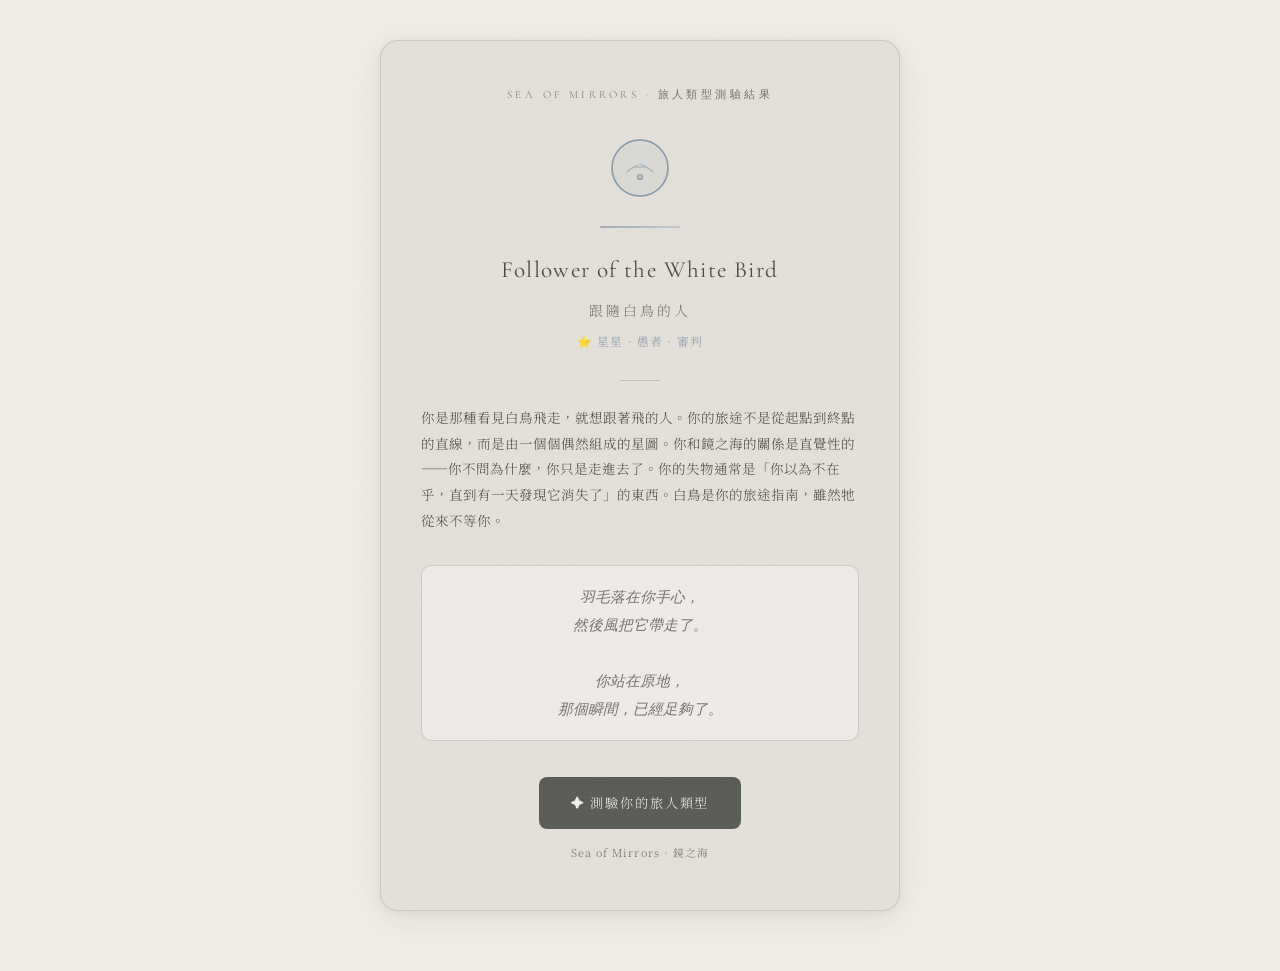
<file: share/bird.html>
<!DOCTYPE html>
<html lang="zh-TW">
<head>
<meta charset="UTF-8">
<meta name="viewport" content="width=device-width, initial-scale=1.0">
<title>鏡之海 · 旅人類型：跟隨白鳥的人</title>

<!-- ═══ SEO ═══ -->
<meta name="description" content="「跟隨白鳥的人」——你是那種看見白鳥飛走，就想跟著飛的人。來《鏡之海》，找到你的旅人類型。">
<link rel="canonical" href="https://siohuhu.github.io/sea-of-mirrors/share/bird.html">

<!-- ═══ OPEN GRAPH ═══ -->
<meta property="og:type"         content="website">
<meta property="og:site_name"    content="Sea of Mirrors · 鏡之海">
<meta property="og:title"        content="鏡之海 · 旅人類型：跟隨白鳥的人">
<meta property="og:description"  content="你的旅途不是從起點到終點的直線，而是由一個個偶然組成的星圖。你和鏡之海的關係是直覺性的——你不問為什麼，你只是走進去了。⭐ 星星 · 愚者 · 審判">
<meta property="og:url"          content="https://siohuhu.github.io/sea-of-mirrors/share/bird.html">
<meta property="og:image"        content="https://siohuhu.github.io/sea-of-mirrors/image/og-bird.png">
<meta property="og:image:width"  content="1200">
<meta property="og:image:height" content="630">
<meta property="og:image:alt"    content="鏡之海旅人類型結果卡片：跟隨白鳥的人">
<meta property="og:locale"       content="zh_TW">

<!-- ═══ TWITTER / X ═══ -->
<meta name="twitter:card"        content="summary_large_image">
<meta name="twitter:title"       content="鏡之海 · 旅人類型：跟隨白鳥的人">
<meta name="twitter:description" content="你的旅途不是從起點到終點的直線，而是由一個個偶然組成的星圖。⭐ 星星 · 愚者 · 審判">
<meta name="twitter:image"       content="https://siohuhu.github.io/sea-of-mirrors/image/og-bird.png">

<meta name="theme-color" content="#f0ede7">

<style>
@import url('https://fonts.googleapis.com/css2?family=Cormorant+Garamond:ital,wght@0,300;0,400;1,300;1,400&family=Noto+Serif+TC:wght@300;400&display=swap');

:root {
  --fog-white: #f0ede7;
  --parchment: #e3e0da;
  --ink:       #63562e;
  --ink-soft:  #4d4a44;
  --ink-ghost: #75716b;
  --stone-mid: #5a5c58;
  --accent:    #8898a8;
}

*, *::before, *::after { margin:0; padding:0; box-sizing:border-box; }
html { font-size: 15px; }
body {
  background: var(--fog-white);
  color: var(--ink);
  font-family: 'Noto Serif TC', serif;
  font-weight: 300;
  min-height: 100vh;
  display: flex;
  flex-direction: column;
  align-items: center;
  justify-content: center;
  padding: 40px 20px 60px;
  line-height: 1.8;
}
body::after {
  content: '';
  position: fixed; inset: 0; z-index: 999;
  pointer-events: none;
  background-image: url("data:image/svg+xml,%3Csvg xmlns='http://www.w3.org/2000/svg' width='200' height='200'%3E%3Cfilter id='n'%3E%3CfeTurbulence type='fractalNoise' baseFrequency='0.75' numOctaves='4' stitchTiles='stitch'/%3E%3C/filter%3E%3Crect width='200' height='200' filter='url(%23n)' opacity='0.04'/%3E%3C/svg%3E");
  opacity: .55;
}
.card {
  width: 100%; max-width: 520px;
  background: var(--parchment);
  border: 1px solid rgba(58,56,50,.14);
  border-radius: 18px;
  padding: 44px 40px 48px;
  text-align: center;
  box-shadow: 0 8px 32px rgba(42,40,32,.08), 0 2px 8px rgba(42,40,32,.06);
}
.eyebrow { font-family:'Cormorant Garamond',serif; font-size:.72rem; letter-spacing:.32em; text-transform:uppercase; color:var(--ink-ghost); margin-bottom:28px; }
.icon-wrap { width:72px; height:72px; margin:0 auto 22px; }
.icon-wrap svg { width:100%; height:100%; }
.bar { height:2px; background:linear-gradient(90deg,#8898a8,#b0c0c8); border-radius:2px; margin:0 auto 22px; width:80px; opacity:.7; }
.type-en { font-family:'Cormorant Garamond',serif; font-size:1.55rem; font-weight:400; letter-spacing:.06em; color:var(--ink-soft); margin-bottom:6px; }
.type-zh { font-size:.92rem; letter-spacing:.22em; color:var(--ink-ghost); margin-bottom:8px; }
.tarot { font-size:.78rem; letter-spacing:.1em; color:var(--accent); margin-bottom:28px; }
.divider { width:40px; height:1px; background:rgba(58,56,50,.2); margin:0 auto 24px; }
.body-text { font-size:.9rem; line-height:1.9; color:var(--ink-soft); text-align:left; margin-bottom:32px; }
.mirror-box { border:1px solid rgba(58,56,50,.18); border-radius:10px; padding:18px 20px 16px; font-family:'Cormorant Garamond',serif; font-style:italic; font-size:.98rem; line-height:1.9; color:var(--ink-ghost); white-space:pre-line; text-align:center; margin-bottom:36px; background:rgba(255,255,255,.35); }
.cta-btn { display:inline-block; padding:14px 32px; background:var(--stone-mid); color:#f0ede7; font-family:'Noto Serif TC',serif; font-size:.88rem; letter-spacing:.14em; text-decoration:none; border-radius:8px; transition:background .25s, transform .18s; }
.cta-btn:hover { background:#3b3d3b; transform:translateY(-1px); }
.footer-note { margin-top:14px; font-size:.72rem; letter-spacing:.1em; color:var(--ink-ghost); }
@media (max-width:480px) { .card { padding:32px 24px 36px; } .type-en { font-size:1.3rem; } .body-text { font-size:.86rem; } }
</style>
</head>
<body>
<div class="card">
  <p class="eyebrow">Sea of Mirrors · 旅人類型測驗結果</p>
  <div class="icon-wrap">
    <svg viewBox="0 0 72 72" fill="none" xmlns="http://www.w3.org/2000/svg">
      <circle cx="36" cy="36" r="28" stroke="#8898a8" stroke-width="1.6" fill="rgba(136,152,168,.1)"/>
      <path d="M23 40 Q29.5 33 36 35 Q42.5 33 49 40" stroke="#8898a8" stroke-width="1.2" fill="none" opacity=".65"/>
      <path d="M30 35 Q33 31 36 33" stroke="#b0c0c8" stroke-width="1.2" fill="none" opacity=".55"/>
      <path d="M42 35 Q39 31 36 33" stroke="#b0c0c8" stroke-width="1.7" fill="none" opacity=".7"/>
      <circle cx="36" cy="45" r="2.5" fill="rgba(136,152,168,.28)" stroke="#8898a8" stroke-width="1.2"/>
    </svg>
  </div>
  <div class="bar"></div>
  <p class="type-en">Follower of the White Bird</p>
  <p class="type-zh">跟隨白鳥的人</p>
  <p class="tarot">⭐ 星星 · 愚者 · 審判</p>
  <div class="divider"></div>
  <p class="body-text">你是那種看見白鳥飛走，就想跟著飛的人。你的旅途不是從起點到終點的直線，而是由一個個偶然組成的星圖。你和鏡之海的關係是直覺性的——你不問為什麼，你只是走進去了。你的失物通常是「你以為不在乎，直到有一天發現它消失了」的東西。白鳥是你的旅途指南，雖然牠從來不等你。</p>
  <div class="mirror-box">羽毛落在你手心，
然後風把它帶走了。

你站在原地，
那個瞬間，已經足夠了。</div>
  <a class="cta-btn" href="https://siohuhu.github.io/sea-of-mirrors/">✦ 測驗你的旅人類型</a>
  <p class="footer-note">Sea of Mirrors · 鏡之海</p>
</div>
</body>
</html>
</file>
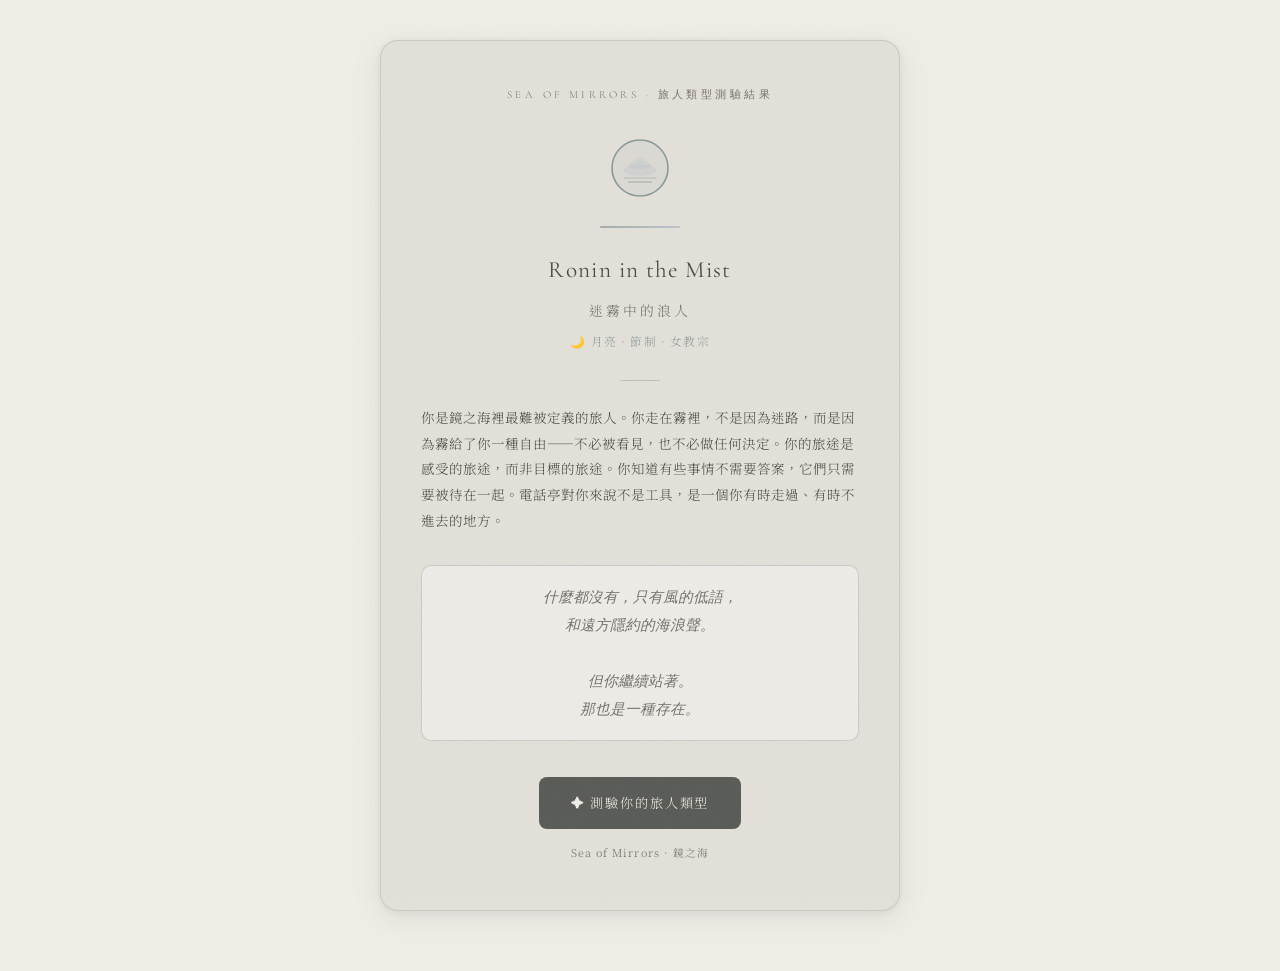
<file: share/fog.html>
<!DOCTYPE html>
<html lang="zh-TW">
<head>
<meta charset="UTF-8">
<meta name="viewport" content="width=device-width, initial-scale=1.0">
<title>鏡之海 · 旅人類型：迷霧中的浪人</title>

<!-- ═══ SEO ═══ -->
<meta name="description" content="「迷霧中的浪人」——你走在霧裡，不是因為迷路，而是因為霧給了你一種自由。來《鏡之海》，找到你的旅人類型。">
<link rel="canonical" href="https://siohuhu.github.io/sea-of-mirrors/share/fog.html">

<!-- ═══ OPEN GRAPH ═══ -->
<meta property="og:type"         content="website">
<meta property="og:site_name"    content="Sea of Mirrors · 鏡之海">
<meta property="og:title"        content="鏡之海 · 旅人類型：迷霧中的浪人">
<meta property="og:description"  content="你走在霧裡，不是因為迷路，而是因為霧給了你一種自由——不必被看見，也不必做任何決定。🌙 月亮 · 節制 · 女教宗">
<meta property="og:url"          content="https://siohuhu.github.io/sea-of-mirrors/share/fog.html">
<meta property="og:image"        content="https://siohuhu.github.io/sea-of-mirrors/image/og-fog.png">
<meta property="og:image:width"  content="1200">
<meta property="og:image:height" content="630">
<meta property="og:image:alt"    content="鏡之海旅人類型結果卡片：迷霧中的浪人">
<meta property="og:locale"       content="zh_TW">

<!-- ═══ TWITTER / X ═══ -->
<meta name="twitter:card"        content="summary_large_image">
<meta name="twitter:title"       content="鏡之海 · 旅人類型：迷霧中的浪人">
<meta name="twitter:description" content="你走在霧裡，不是因為迷路，而是因為霧給了你一種自由。🌙 月亮 · 節制 · 女教宗">
<meta name="twitter:image"       content="https://siohuhu.github.io/sea-of-mirrors/image/og-fog.png">

<meta name="theme-color" content="#f0ede7">

<style>
@import url('https://fonts.googleapis.com/css2?family=Cormorant+Garamond:ital,wght@0,300;0,400;1,300;1,400&family=Noto+Serif+TC:wght@300;400&display=swap');

:root {
  --fog-white: #f0ede7;
  --parchment: #e3e0da;
  --ink:       #63562e;
  --ink-soft:  #4d4a44;
  --ink-ghost: #75716b;
  --stone-mid: #5a5c58;
  --bone:      #c8b89a;
  --accent:    #8a9898;
}

*, *::before, *::after { margin:0; padding:0; box-sizing:border-box; }
html { font-size: 15px; }
body {
  background: var(--fog-white);
  color: var(--ink);
  font-family: 'Noto Serif TC', serif;
  font-weight: 300;
  min-height: 100vh;
  display: flex;
  flex-direction: column;
  align-items: center;
  justify-content: center;
  padding: 40px 20px 60px;
  line-height: 1.8;
}

/* grain */
body::after {
  content: '';
  position: fixed; inset: 0; z-index: 999;
  pointer-events: none;
  background-image: url("data:image/svg+xml,%3Csvg xmlns='http://www.w3.org/2000/svg' width='200' height='200'%3E%3Cfilter id='n'%3E%3CfeTurbulence type='fractalNoise' baseFrequency='0.75' numOctaves='4' stitchTiles='stitch'/%3E%3C/filter%3E%3Crect width='200' height='200' filter='url(%23n)' opacity='0.04'/%3E%3C/svg%3E");
  opacity: .55;
}

.card {
  width: 100%;
  max-width: 520px;
  background: var(--parchment);
  border: 1px solid rgba(58,56,50,.14);
  border-radius: 18px;
  padding: 44px 40px 48px;
  text-align: center;
  box-shadow: 0 8px 32px rgba(42,40,32,.08), 0 2px 8px rgba(42,40,32,.06);
}

.eyebrow {
  font-family: 'Cormorant Garamond', serif;
  font-size: .72rem;
  letter-spacing: .32em;
  text-transform: uppercase;
  color: var(--ink-ghost);
  margin-bottom: 28px;
}

.icon-wrap {
  width: 72px; height: 72px;
  margin: 0 auto 22px;
}
.icon-wrap svg { width: 100%; height: 100%; }

.bar {
  height: 2px;
  background: linear-gradient(90deg,#8a9898,#aeb8c4);
  border-radius: 2px;
  margin: 0 auto 22px;
  width: 80px;
  opacity: .7;
}

.type-en {
  font-family: 'Cormorant Garamond', serif;
  font-size: 1.55rem;
  font-weight: 400;
  letter-spacing: .06em;
  color: var(--ink-soft);
  margin-bottom: 6px;
}

.type-zh {
  font-size: .92rem;
  letter-spacing: .22em;
  color: var(--ink-ghost);
  margin-bottom: 8px;
}

.tarot {
  font-size: .78rem;
  letter-spacing: .1em;
  color: var(--accent);
  margin-bottom: 28px;
}

.divider {
  width: 40px;
  height: 1px;
  background: rgba(58,56,50,.2);
  margin: 0 auto 24px;
}

.body-text {
  font-size: .9rem;
  line-height: 1.9;
  color: var(--ink-soft);
  text-align: left;
  margin-bottom: 32px;
}

.mirror-box {
  border: 1px solid rgba(58,56,50,.18);
  border-radius: 10px;
  padding: 18px 20px 16px;
  font-family: 'Cormorant Garamond', serif;
  font-style: italic;
  font-size: .98rem;
  line-height: 1.9;
  color: var(--ink-ghost);
  white-space: pre-line;
  text-align: center;
  margin-bottom: 36px;
  background: rgba(255,255,255,.35);
}

.cta-btn {
  display: inline-block;
  padding: 14px 32px;
  background: var(--stone-mid);
  color: #f0ede7;
  font-family: 'Noto Serif TC', serif;
  font-size: .88rem;
  letter-spacing: .14em;
  text-decoration: none;
  border-radius: 8px;
  transition: background .25s, transform .18s;
}
.cta-btn:hover {
  background: #3b3d3b;
  transform: translateY(-1px);
}

.footer-note {
  margin-top: 14px;
  font-size: .72rem;
  letter-spacing: .1em;
  color: var(--ink-ghost);
}

@media (max-width: 480px) {
  .card { padding: 32px 24px 36px; }
  .type-en { font-size: 1.3rem; }
  .body-text { font-size: .86rem; }
}
</style>
</head>
<body>

<div class="card">
  <p class="eyebrow">Sea of Mirrors · 旅人類型測驗結果</p>

  <div class="icon-wrap">
    <svg viewBox="0 0 72 72" fill="none" xmlns="http://www.w3.org/2000/svg">
      <circle cx="36" cy="36" r="28" stroke="#8a9898" stroke-width="1.6" fill="rgba(138,152,152,.1)"/>
      <ellipse cx="36" cy="38" rx="16" ry="6" fill="rgba(174,184,196,.22)"/>
      <ellipse cx="36" cy="33" rx="11" ry="4" fill="rgba(174,184,196,.18)"/>
      <ellipse cx="36" cy="28" rx="7" ry="2.5" fill="rgba(174,184,196,.14)"/>
      <line x1="20" y1="46" x2="52" y2="46" stroke="#8a9898" stroke-width=".7" opacity=".65"/>
      <line x1="24" y1="50" x2="48" y2="50" stroke="#8a9898" stroke-width="1.2" opacity=".6"/>
    </svg>
  </div>

  <div class="bar"></div>

  <p class="type-en">Ronin in the Mist</p>
  <p class="type-zh">迷霧中的浪人</p>
  <p class="tarot">🌙 月亮 · 節制 · 女教宗</p>

  <div class="divider"></div>

  <p class="body-text">你是鏡之海裡最難被定義的旅人。你走在霧裡，不是因為迷路，而是因為霧給了你一種自由——不必被看見，也不必做任何決定。你的旅途是感受的旅途，而非目標的旅途。你知道有些事情不需要答案，它們只需要被待在一起。電話亭對你來說不是工具，是一個你有時走過、有時不進去的地方。</p>

  <div class="mirror-box">什麼都沒有，只有風的低語，
和遠方隱約的海浪聲。

但你繼續站著。
那也是一種存在。</div>

  <a class="cta-btn" href="https://siohuhu.github.io/sea-of-mirrors/">✦ 測驗你的旅人類型</a>
  <p class="footer-note">Sea of Mirrors · 鏡之海</p>
</div>

</body>
</html>
</file>
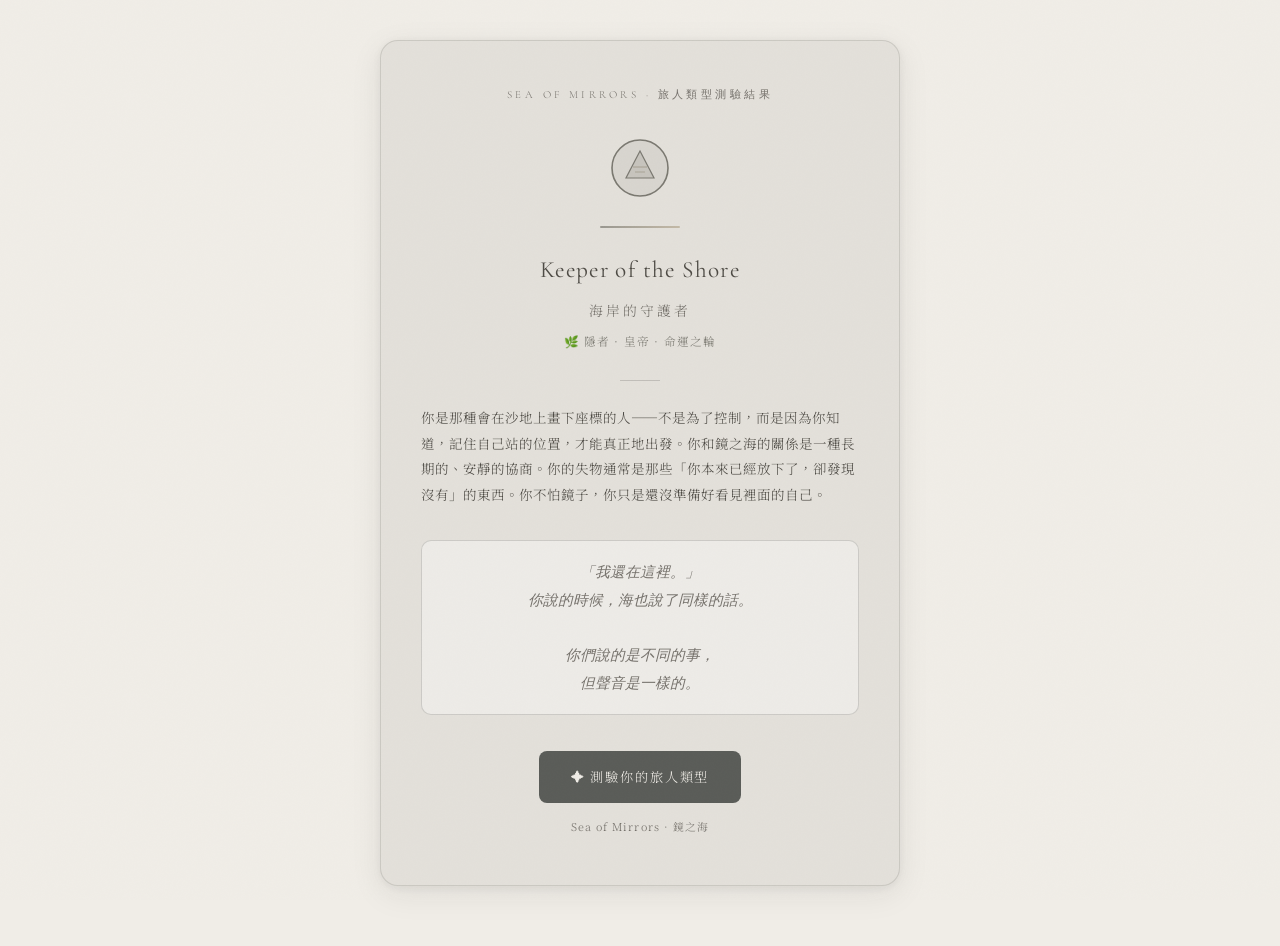
<file: share/stone.html>
<!DOCTYPE html>
<html lang="zh-TW">
<head>
<meta charset="UTF-8">
<meta name="viewport" content="width=device-width, initial-scale=1.0">
<title>鏡之海 · 旅人類型：海岸的守護者</title>

<!-- ═══ SEO ═══ -->
<meta name="description" content="「海岸的守護者」——你和鏡之海的關係是一種長期的、安靜的協商。來《鏡之海》，找到你的旅人類型。">
<link rel="canonical" href="https://siohuhu.github.io/sea-of-mirrors/share/stone.html">

<!-- ═══ OPEN GRAPH ═══ -->
<meta property="og:type"         content="website">
<meta property="og:site_name"    content="Sea of Mirrors · 鏡之海">
<meta property="og:title"        content="鏡之海 · 旅人類型：海岸的守護者">
<meta property="og:description"  content="你是那種會在沙地上畫下座標的人——不是為了控制，而是因為你知道，記住自己站的位置，才能真正地出發。🌿 隱者 · 皇帝 · 命運之輪">
<meta property="og:url"          content="https://siohuhu.github.io/sea-of-mirrors/share/stone.html">
<meta property="og:image"        content="https://siohuhu.github.io/sea-of-mirrors/image/og-stone.png">
<meta property="og:image:width"  content="1200">
<meta property="og:image:height" content="630">
<meta property="og:image:alt"    content="鏡之海旅人類型結果卡片：海岸的守護者">
<meta property="og:locale"       content="zh_TW">

<!-- ═══ TWITTER / X ═══ -->
<meta name="twitter:card"        content="summary_large_image">
<meta name="twitter:title"       content="鏡之海 · 旅人類型：海岸的守護者">
<meta name="twitter:description" content="你和鏡之海的關係是一種長期的、安靜的協商。🌿 隱者 · 皇帝 · 命運之輪">
<meta name="twitter:image"       content="https://siohuhu.github.io/sea-of-mirrors/image/og-stone.png">

<meta name="theme-color" content="#f0ede7">

<style>
@import url('https://fonts.googleapis.com/css2?family=Cormorant+Garamond:ital,wght@0,300;0,400;1,300;1,400&family=Noto+Serif+TC:wght@300;400&display=swap');

:root {
  --fog-white: #f0ede7;
  --parchment: #e3e0da;
  --ink:       #63562e;
  --ink-soft:  #4d4a44;
  --ink-ghost: #75716b;
  --stone-mid: #5a5c58;
  --accent:    #7a7870;
}

*, *::before, *::after { margin:0; padding:0; box-sizing:border-box; }
html { font-size: 15px; }
body {
  background: var(--fog-white);
  color: var(--ink);
  font-family: 'Noto Serif TC', serif;
  font-weight: 300;
  min-height: 100vh;
  display: flex;
  flex-direction: column;
  align-items: center;
  justify-content: center;
  padding: 40px 20px 60px;
  line-height: 1.8;
}
body::after {
  content: '';
  position: fixed; inset: 0; z-index: 999;
  pointer-events: none;
  background-image: url("data:image/svg+xml,%3Csvg xmlns='http://www.w3.org/2000/svg' width='200' height='200'%3E%3Cfilter id='n'%3E%3CfeTurbulence type='fractalNoise' baseFrequency='0.75' numOctaves='4' stitchTiles='stitch'/%3E%3C/filter%3E%3Crect width='200' height='200' filter='url(%23n)' opacity='0.04'/%3E%3C/svg%3E");
  opacity: .55;
}
.card {
  width: 100%; max-width: 520px;
  background: var(--parchment);
  border: 1px solid rgba(58,56,50,.14);
  border-radius: 18px;
  padding: 44px 40px 48px;
  text-align: center;
  box-shadow: 0 8px 32px rgba(42,40,32,.08), 0 2px 8px rgba(42,40,32,.06);
}
.eyebrow { font-family:'Cormorant Garamond',serif; font-size:.72rem; letter-spacing:.32em; text-transform:uppercase; color:var(--ink-ghost); margin-bottom:28px; }
.icon-wrap { width:72px; height:72px; margin:0 auto 22px; }
.icon-wrap svg { width:100%; height:100%; }
.bar { height:2px; background:linear-gradient(90deg,#7a7870,#b6a990); border-radius:2px; margin:0 auto 22px; width:80px; opacity:.7; }
.type-en { font-family:'Cormorant Garamond',serif; font-size:1.55rem; font-weight:400; letter-spacing:.06em; color:var(--ink-soft); margin-bottom:6px; }
.type-zh { font-size:.92rem; letter-spacing:.22em; color:var(--ink-ghost); margin-bottom:8px; }
.tarot { font-size:.78rem; letter-spacing:.1em; color:var(--accent); margin-bottom:28px; }
.divider { width:40px; height:1px; background:rgba(58,56,50,.2); margin:0 auto 24px; }
.body-text { font-size:.9rem; line-height:1.9; color:var(--ink-soft); text-align:left; margin-bottom:32px; }
.mirror-box { border:1px solid rgba(58,56,50,.18); border-radius:10px; padding:18px 20px 16px; font-family:'Cormorant Garamond',serif; font-style:italic; font-size:.98rem; line-height:1.9; color:var(--ink-ghost); white-space:pre-line; text-align:center; margin-bottom:36px; background:rgba(255,255,255,.35); }
.cta-btn { display:inline-block; padding:14px 32px; background:var(--stone-mid); color:#f0ede7; font-family:'Noto Serif TC',serif; font-size:.88rem; letter-spacing:.14em; text-decoration:none; border-radius:8px; transition:background .25s, transform .18s; }
.cta-btn:hover { background:#3b3d3b; transform:translateY(-1px); }
.footer-note { margin-top:14px; font-size:.72rem; letter-spacing:.1em; color:var(--ink-ghost); }
@media (max-width:480px) { .card { padding:32px 24px 36px; } .type-en { font-size:1.3rem; } .body-text { font-size:.86rem; } }
</style>
</head>
<body>
<div class="card">
  <p class="eyebrow">Sea of Mirrors · 旅人類型測驗結果</p>
  <div class="icon-wrap">
    <svg viewBox="0 0 72 72" fill="none" xmlns="http://www.w3.org/2000/svg">
      <circle cx="36" cy="36" r="28" stroke="#7a7870" stroke-width="1.6" fill="rgba(120,120,112,.1)"/>
      <polygon points="36,19 50,46 22,46" fill="rgba(122,120,112,.18)" stroke="#7a7870" stroke-width="1.2"/>
      <line x1="29" y1="35" x2="43" y2="35" stroke="#a09888" stroke-width="1.2" opacity=".75"/>
      <line x1="31" y1="40" x2="41" y2="40" stroke="#a09888" stroke-width="1.2" opacity=".6"/>
    </svg>
  </div>
  <div class="bar"></div>
  <p class="type-en">Keeper of the Shore</p>
  <p class="type-zh">海岸的守護者</p>
  <p class="tarot">🌿 隱者 · 皇帝 · 命運之輪</p>
  <div class="divider"></div>
  <p class="body-text">你是那種會在沙地上畫下座標的人——不是為了控制，而是因為你知道，記住自己站的位置，才能真正地出發。你和鏡之海的關係是一種長期的、安靜的協商。你的失物通常是那些「你本來已經放下了，卻發現沒有」的東西。你不怕鏡子，你只是還沒準備好看見裡面的自己。</p>
  <div class="mirror-box">「我還在這裡。」
你說的時候，海也說了同樣的話。

你們說的是不同的事，
但聲音是一樣的。</div>
  <a class="cta-btn" href="https://siohuhu.github.io/sea-of-mirrors/">✦ 測驗你的旅人類型</a>
  <p class="footer-note">Sea of Mirrors · 鏡之海</p>
</div>
</body>
</html>
</file>
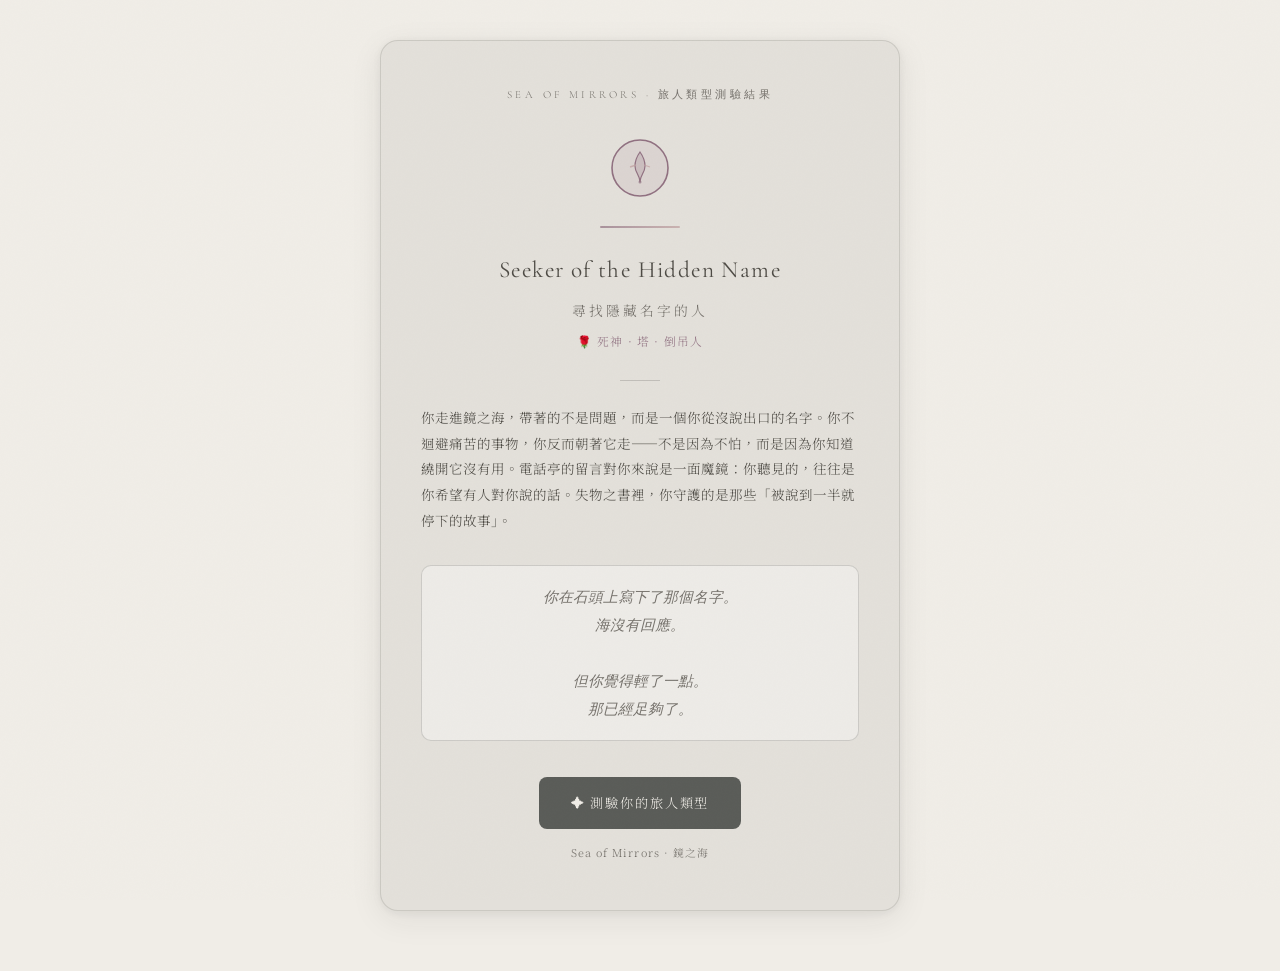
<file: share/thorn.html>
<!DOCTYPE html>
<html lang="zh-TW">
<head>
<meta charset="UTF-8">
<meta name="viewport" content="width=device-width, initial-scale=1.0">
<title>鏡之海 · 旅人類型：尋找隱藏名字的人</title>

<!-- ═══ SEO ═══ -->
<meta name="description" content="「尋找隱藏名字的人」——你走進鏡之海，帶著的不是問題，而是一個你從沒說出口的名字。來《鏡之海》，找到你的旅人類型。">
<link rel="canonical" href="https://siohuhu.github.io/sea-of-mirrors/share/thorn.html">

<!-- ═══ OPEN GRAPH ═══ -->
<meta property="og:type"         content="website">
<meta property="og:site_name"    content="Sea of Mirrors · 鏡之海">
<meta property="og:title"        content="鏡之海 · 旅人類型：尋找隱藏名字的人">
<meta property="og:description"  content="你走進鏡之海，帶著的不是問題，而是一個你從沒說出口的名字。你不迴避痛苦的事物，你反而朝著它走。🌹 死神 · 塔 · 倒吊人">
<meta property="og:url"          content="https://siohuhu.github.io/sea-of-mirrors/share/thorn.html">
<meta property="og:image"        content="https://siohuhu.github.io/sea-of-mirrors/image/og-thorn.png">
<meta property="og:image:width"  content="1200">
<meta property="og:image:height" content="630">
<meta property="og:image:alt"    content="鏡之海旅人類型結果卡片：尋找隱藏名字的人">
<meta property="og:locale"       content="zh_TW">

<!-- ═══ TWITTER / X ═══ -->
<meta name="twitter:card"        content="summary_large_image">
<meta name="twitter:title"       content="鏡之海 · 旅人類型：尋找隱藏名字的人">
<meta name="twitter:description" content="你走進鏡之海，帶著的不是問題，而是一個你從沒說出口的名字。🌹 死神 · 塔 · 倒吊人">
<meta name="twitter:image"       content="https://siohuhu.github.io/sea-of-mirrors/image/og-thorn.png">

<meta name="theme-color" content="#f0ede7">

<style>
@import url('https://fonts.googleapis.com/css2?family=Cormorant+Garamond:ital,wght@0,300;0,400;1,300;1,400&family=Noto+Serif+TC:wght@300;400&display=swap');

:root {
  --fog-white: #f0ede7;
  --parchment: #e3e0da;
  --ink:       #63562e;
  --ink-soft:  #4d4a44;
  --ink-ghost: #75716b;
  --stone-mid: #5a5c58;
  --accent:    #907080;
}

*, *::before, *::after { margin:0; padding:0; box-sizing:border-box; }
html { font-size: 15px; }
body {
  background: var(--fog-white);
  color: var(--ink);
  font-family: 'Noto Serif TC', serif;
  font-weight: 300;
  min-height: 100vh;
  display: flex;
  flex-direction: column;
  align-items: center;
  justify-content: center;
  padding: 40px 20px 60px;
  line-height: 1.8;
}
body::after {
  content: '';
  position: fixed; inset: 0; z-index: 999;
  pointer-events: none;
  background-image: url("data:image/svg+xml,%3Csvg xmlns='http://www.w3.org/2000/svg' width='200' height='200'%3E%3Cfilter id='n'%3E%3CfeTurbulence type='fractalNoise' baseFrequency='0.75' numOctaves='4' stitchTiles='stitch'/%3E%3C/filter%3E%3Crect width='200' height='200' filter='url(%23n)' opacity='0.04'/%3E%3C/svg%3E");
  opacity: .55;
}
.card {
  width: 100%; max-width: 520px;
  background: var(--parchment);
  border: 1px solid rgba(58,56,50,.14);
  border-radius: 18px;
  padding: 44px 40px 48px;
  text-align: center;
  box-shadow: 0 8px 32px rgba(42,40,32,.08), 0 2px 8px rgba(42,40,32,.06);
}
.eyebrow { font-family:'Cormorant Garamond',serif; font-size:.72rem; letter-spacing:.32em; text-transform:uppercase; color:var(--ink-ghost); margin-bottom:28px; }
.icon-wrap { width:72px; height:72px; margin:0 auto 22px; }
.icon-wrap svg { width:100%; height:100%; }
.bar { height:2px; background:linear-gradient(90deg,#907080,#c0a0a0); border-radius:2px; margin:0 auto 22px; width:80px; opacity:.7; }
.type-en { font-family:'Cormorant Garamond',serif; font-size:1.55rem; font-weight:400; letter-spacing:.06em; color:var(--ink-soft); margin-bottom:6px; }
.type-zh { font-size:.92rem; letter-spacing:.22em; color:var(--ink-ghost); margin-bottom:8px; }
.tarot { font-size:.78rem; letter-spacing:.1em; color:var(--accent); margin-bottom:28px; }
.divider { width:40px; height:1px; background:rgba(58,56,50,.2); margin:0 auto 24px; }
.body-text { font-size:.9rem; line-height:1.9; color:var(--ink-soft); text-align:left; margin-bottom:32px; }
.mirror-box { border:1px solid rgba(58,56,50,.18); border-radius:10px; padding:18px 20px 16px; font-family:'Cormorant Garamond',serif; font-style:italic; font-size:.98rem; line-height:1.9; color:var(--ink-ghost); white-space:pre-line; text-align:center; margin-bottom:36px; background:rgba(255,255,255,.35); }
.cta-btn { display:inline-block; padding:14px 32px; background:var(--stone-mid); color:#f0ede7; font-family:'Noto Serif TC',serif; font-size:.88rem; letter-spacing:.14em; text-decoration:none; border-radius:8px; transition:background .25s, transform .18s; }
.cta-btn:hover { background:#3b3d3b; transform:translateY(-1px); }
.footer-note { margin-top:14px; font-size:.72rem; letter-spacing:.1em; color:var(--ink-ghost); }
@media (max-width:480px) { .card { padding:32px 24px 36px; } .type-en { font-size:1.3rem; } .body-text { font-size:.86rem; } }
</style>
</head>
<body>
<div class="card">
  <p class="eyebrow">Sea of Mirrors · 旅人類型測驗結果</p>
  <div class="icon-wrap">
    <svg viewBox="0 0 72 72" fill="none" xmlns="http://www.w3.org/2000/svg">
      <circle cx="36" cy="36" r="28" stroke="#907080" stroke-width="1.6" fill="rgba(144,112,128,.1)"/>
      <path d="M36 20 C36 20 41 27 41 34 C41 41 36 43 36 50 C36 43 31 41 31 34 C31 27 36 20 36 20Z" fill="rgba(144,112,128,.22)" stroke="#907080" stroke-width="1.2"/>
      <path d="M26 35 L32 33" stroke="#c0a0a0" stroke-width="1.7" opacity=".75"/>
      <path d="M46 35 L40 33" stroke="#c0a0a0" stroke-width="1.2" opacity=".7"/>
      <circle cx="36" cy="50" r="1.5" fill="#907080" opacity=".7"/>
    </svg>
  </div>
  <div class="bar"></div>
  <p class="type-en">Seeker of the Hidden Name</p>
  <p class="type-zh">尋找隱藏名字的人</p>
  <p class="tarot">🌹 死神 · 塔 · 倒吊人</p>
  <div class="divider"></div>
  <p class="body-text">你走進鏡之海，帶著的不是問題，而是一個你從沒說出口的名字。你不迴避痛苦的事物，你反而朝著它走——不是因為不怕，而是因為你知道繞開它沒有用。電話亭的留言對你來說是一面魔鏡：你聽見的，往往是你希望有人對你說的話。失物之書裡，你守護的是那些「被說到一半就停下的故事」。</p>
  <div class="mirror-box">你在石頭上寫下了那個名字。
海沒有回應。

但你覺得輕了一點。
那已經足夠了。</div>
  <a class="cta-btn" href="https://siohuhu.github.io/sea-of-mirrors/">✦ 測驗你的旅人類型</a>
  <p class="footer-note">Sea of Mirrors · 鏡之海</p>
</div>
</body>
</html>
</file>
